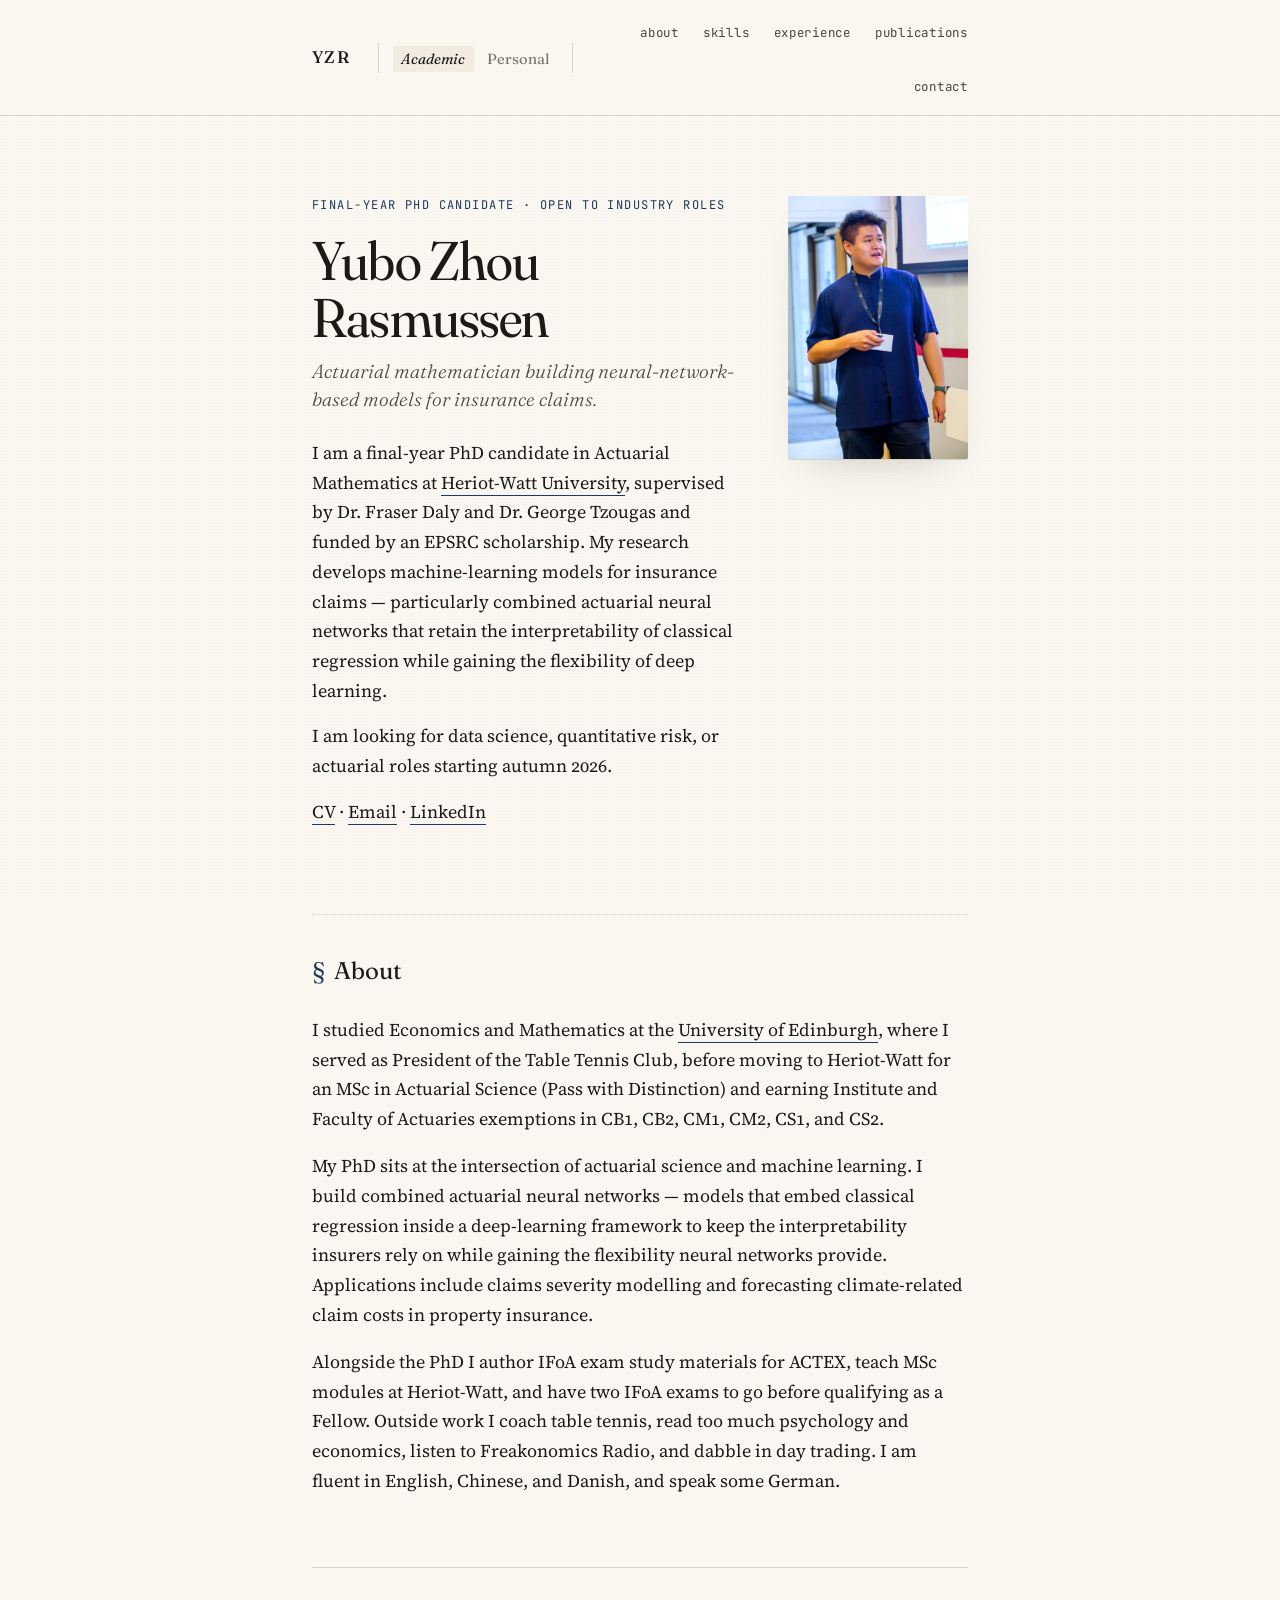
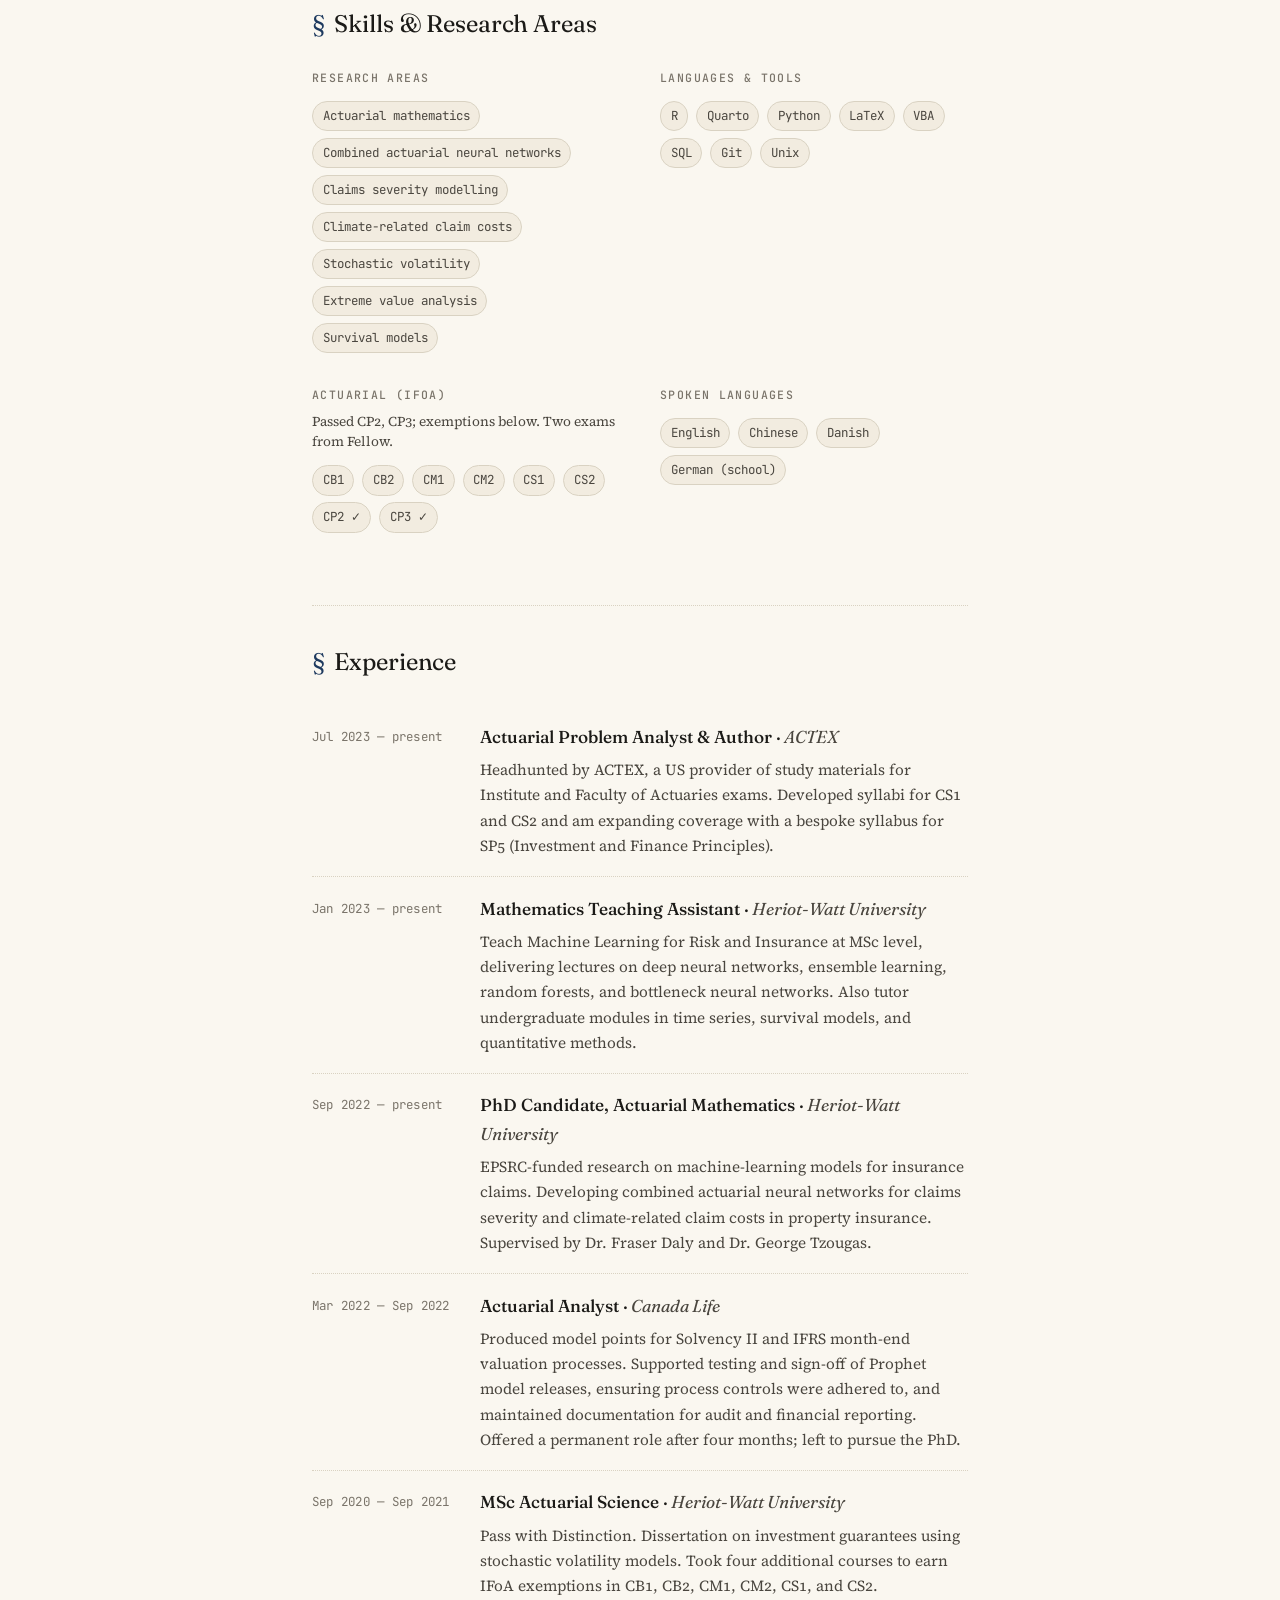
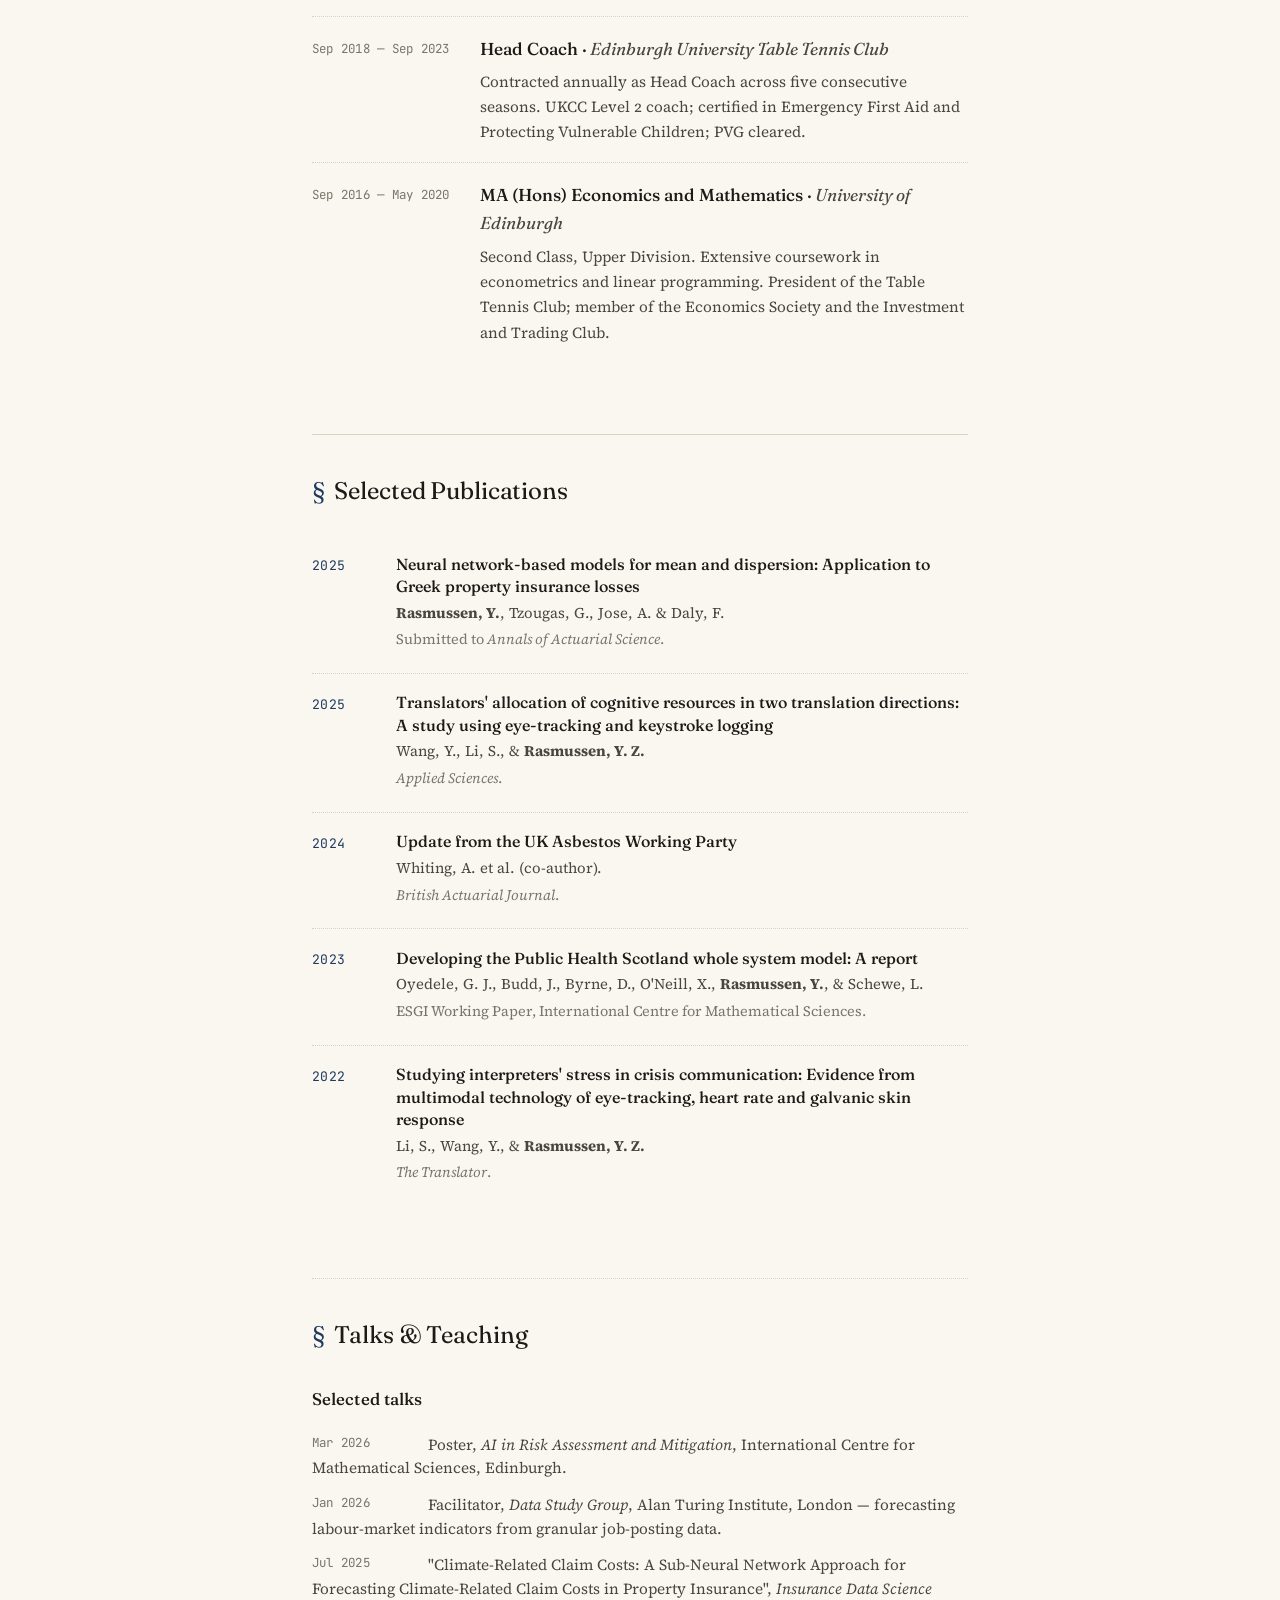
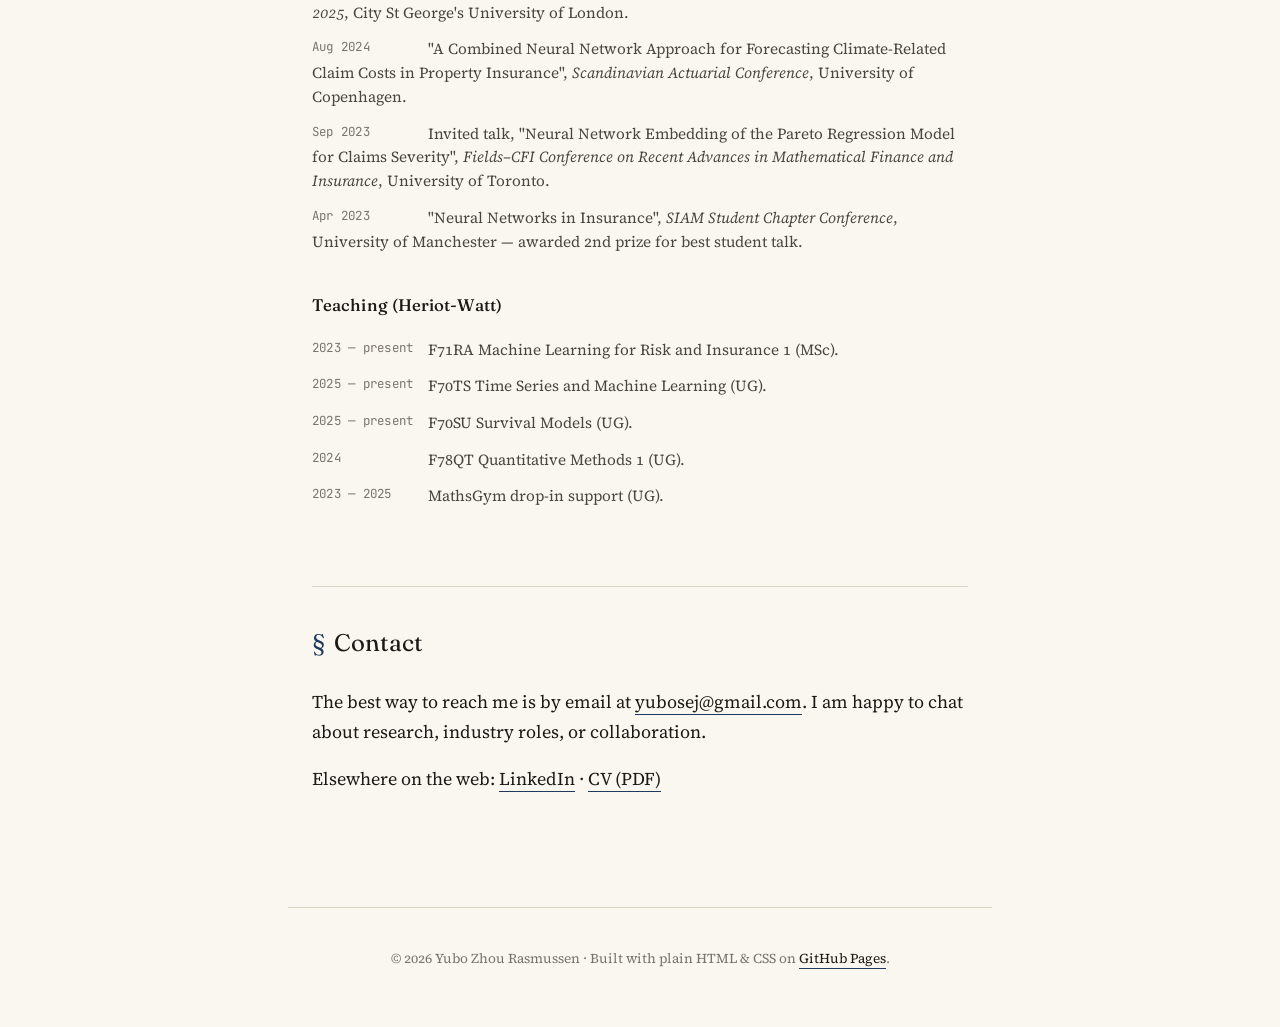
<file: index.html>
<!doctype html>
<html lang="en">
<head>
    <meta charset="utf-8">
    <meta name="viewport" content="width=device-width, initial-scale=1">

    <title>Yubo Zhou Rasmussen — PhD Candidate in Actuarial Mathematics</title>
    <meta name="description" content="Personal website of Yubo Zhou Rasmussen, final-year PhD candidate in Actuarial Mathematics at Heriot-Watt University, building neural-network-based models for insurance claims.">

    <meta property="og:title" content="Yubo Zhou Rasmussen">
    <meta property="og:description" content="Final-year PhD candidate in Actuarial Mathematics at Heriot-Watt University, building machine learning models for insurance claims.">
    <meta property="og:type" content="website">

    <!-- Fonts: Fraunces (display serif) + Source Serif 4 (body serif) + JetBrains Mono (metadata) -->
    <link rel="preconnect" href="https://fonts.googleapis.com">
    <link rel="preconnect" href="https://fonts.gstatic.com" crossorigin>
    <link href="https://fonts.googleapis.com/css2?family=Fraunces:ital,opsz,wght@0,9..144,300..700;1,9..144,300..600&family=Source+Serif+4:ital,opsz,wght@0,8..60,300..700;1,8..60,300..600&family=JetBrains+Mono:wght@400;500&display=swap" rel="stylesheet">

    <link rel="stylesheet" href="style.css">
</head>
<body>

<header class="site-header">
    <nav class="site-nav" aria-label="Primary">
        <a href="#top" class="nav-brand">YZR</a>
        <ul class="nav-tabs">
            <li><a href="index.html" class="is-current">Academic</a></li>
            <li><a href="personal.html">Personal</a></li>
        </ul>
        <ul class="nav-links">
            <li><a href="#about">About</a></li>
            <li><a href="#skills">Skills</a></li>
            <li><a href="#experience">Experience</a></li>
            <li><a href="#publications">Publications</a></li>
            <li><a href="#contact">Contact</a></li>
        </ul>
    </nav>
</header>

<main id="top">

    <!-- Intro / hero -->
    <section class="intro">
        <div class="intro-text">
            <p class="eyebrow">Final-year PhD candidate · Open to industry roles</p>
            <h1 class="display-name">Yubo Zhou Rasmussen</h1>
            <p class="tagline">
                Actuarial mathematician building neural-network-based models for insurance claims.
            </p>
            <p class="intro-paragraph">
                I am a final-year PhD candidate in Actuarial Mathematics at
                <a href="https://www.hw.ac.uk/" class="inline-link">Heriot-Watt University</a>,
                supervised by Dr. Fraser Daly and Dr. George Tzougas and funded by an
                EPSRC scholarship. My research develops machine-learning models for insurance
                claims — particularly combined actuarial neural networks that retain the
                interpretability of classical regression while gaining the flexibility of deep
                learning.
            </p>
            <p class="intro-paragraph">
                I am looking for data science, quantitative risk, or actuarial roles starting
                autumn 2026.
            </p>
            <p class="intro-paragraph">
                <a href="cv.pdf" class="inline-link">CV</a> ·
                <a href="mailto:yubosej@gmail.com" class="inline-link">Email</a> ·
                <a href="https://www.linkedin.com/in/yubo-zhou-rasmussen-578938173/" class="inline-link">LinkedIn</a>
            </p>
        </div>
        <div class="intro-photo">
            <!-- Replace figures/headshot.jpg with your photo (square, ~400x400px). -->
            <img src="figures/headshot.jpg" alt="Portrait of Yubo Zhou Rasmussen"
                 onerror="this.style.display='none'; this.nextElementSibling.style.display='flex';">
            <div class="photo-placeholder" style="display:none;">
                <span>Add<br>figures/<br>headshot.jpg</span>
            </div>
        </div>
    </section>

    <!-- About -->
    <section id="about" class="content-section">
        <h2 class="section-heading">About</h2>
        <div class="prose">
            <p>
                I studied Economics and Mathematics at the
                <a href="https://www.ed.ac.uk/" class="inline-link">University of Edinburgh</a>,
                where I served as President of the Table Tennis Club, before moving to
                Heriot-Watt for an MSc in Actuarial Science (Pass with Distinction) and
                earning Institute and Faculty of Actuaries exemptions in CB1, CB2, CM1, CM2,
                CS1, and CS2.
            </p>
            <p>
                My PhD sits at the intersection of actuarial science and machine learning.
                I build combined actuarial neural networks — models that embed classical
                regression inside a deep-learning framework to keep the interpretability
                insurers rely on while gaining the flexibility neural networks provide.
                Applications include claims severity modelling and forecasting climate-related
                claim costs in property insurance.
            </p>
            <p>
                Alongside the PhD I author IFoA exam study materials for ACTEX, teach MSc
                modules at Heriot-Watt, and have two IFoA exams to go before qualifying as a
                Fellow. Outside work I coach table tennis, read too much psychology and
                economics, listen to Freakonomics Radio, and dabble in day trading. I am
                fluent in English, Chinese, and Danish, and speak some German.
            </p>
        </div>
    </section>

    <!-- Skills & Research -->
    <section id="skills" class="content-section">
        <h2 class="section-heading">Skills &amp; Research Areas</h2>
        <div class="skills-grid">
            <div class="skill-group">
                <h3 class="skill-heading">Research areas</h3>
                <ul class="chip-list">
                    <li>Actuarial mathematics</li>
                    <li>Combined actuarial neural networks</li>
                    <li>Claims severity modelling</li>
                    <li>Climate-related claim costs</li>
                    <li>Stochastic volatility</li>
                    <li>Extreme value analysis</li>
                    <li>Survival models</li>
                </ul>
            </div>
            <div class="skill-group">
                <h3 class="skill-heading">Languages &amp; tools</h3>
                <ul class="chip-list">
                    <li>R</li>
                    <li>Quarto</li>
                    <li>Python</li>
                    <li>LaTeX</li>
                    <li>VBA</li>
                    <li>SQL</li>
                    <li>Git</li>
                    <li>Unix</li>
                </ul>
            </div>
            <div class="skill-group">
                <h3 class="skill-heading">Actuarial (IFoA)</h3>
                <p class="skill-note">Passed CP2, CP3; exemptions below. Two exams from Fellow.</p>
                <ul class="chip-list">
                    <li>CB1</li>
                    <li>CB2</li>
                    <li>CM1</li>
                    <li>CM2</li>
                    <li>CS1</li>
                    <li>CS2</li>
                    <li>CP2 ✓</li>
                    <li>CP3 ✓</li>
                </ul>
            </div>
            <div class="skill-group">
                <h3 class="skill-heading">Spoken languages</h3>
                <ul class="chip-list">
                    <li>English</li>
                    <li>Chinese</li>
                    <li>Danish</li>
                    <li>German (school)</li>
                </ul>
            </div>
        </div>
    </section>

    <!-- Experience -->
    <section id="experience" class="content-section">
        <h2 class="section-heading">Experience</h2>
        <ul class="timeline">

            <li class="timeline-item">
                <span class="timeline-date">Jul 2023 — present</span>
                <div class="timeline-body">
                    <h3 class="timeline-title">Actuarial Problem Analyst &amp; Author · <span class="timeline-org">ACTEX</span></h3>
                    <p>
                        Headhunted by ACTEX, a US provider of study materials for Institute
                        and Faculty of Actuaries exams. Developed syllabi for CS1 and CS2
                        and am expanding coverage with a bespoke syllabus for SP5 (Investment
                        and Finance Principles).
                    </p>
                </div>
            </li>

            <li class="timeline-item">
                <span class="timeline-date">Jan 2023 — present</span>
                <div class="timeline-body">
                    <h3 class="timeline-title">Mathematics Teaching Assistant · <span class="timeline-org">Heriot-Watt University</span></h3>
                    <p>
                        Teach Machine Learning for Risk and Insurance at MSc level,
                        delivering lectures on deep neural networks, ensemble learning,
                        random forests, and bottleneck neural networks. Also tutor
                        undergraduate modules in time series, survival models, and
                        quantitative methods.
                    </p>
                </div>
            </li>

            <li class="timeline-item">
                <span class="timeline-date">Sep 2022 — present</span>
                <div class="timeline-body">
                    <h3 class="timeline-title">PhD Candidate, Actuarial Mathematics · <span class="timeline-org">Heriot-Watt University</span></h3>
                    <p>
                        EPSRC-funded research on machine-learning models for insurance
                        claims. Developing combined actuarial neural networks for claims
                        severity and climate-related claim costs in property insurance.
                        Supervised by Dr. Fraser Daly and Dr. George Tzougas.
                    </p>
                </div>
            </li>

            <li class="timeline-item">
                <span class="timeline-date">Mar 2022 — Sep 2022</span>
                <div class="timeline-body">
                    <h3 class="timeline-title">Actuarial Analyst · <span class="timeline-org">Canada Life</span></h3>
                    <p>
                        Produced model points for Solvency II and IFRS month-end valuation
                        processes. Supported testing and sign-off of Prophet model releases,
                        ensuring process controls were adhered to, and maintained
                        documentation for audit and financial reporting. Offered a permanent
                        role after four months; left to pursue the PhD.
                    </p>
                </div>
            </li>

            <li class="timeline-item">
                <span class="timeline-date">Sep 2020 — Sep 2021</span>
                <div class="timeline-body">
                    <h3 class="timeline-title">MSc Actuarial Science · <span class="timeline-org">Heriot-Watt University</span></h3>
                    <p>
                        Pass with Distinction. Dissertation on investment guarantees using
                        stochastic volatility models. Took four additional courses to earn
                        IFoA exemptions in CB1, CB2, CM1, CM2, CS1, and CS2.
                    </p>
                </div>
            </li>

            <li class="timeline-item">
                <span class="timeline-date">Sep 2018 — Sep 2023</span>
                <div class="timeline-body">
                    <h3 class="timeline-title">Head Coach · <span class="timeline-org">Edinburgh University Table Tennis Club</span></h3>
                    <p>
                        Contracted annually as Head Coach across five consecutive seasons.
                        UKCC Level 2 coach; certified in Emergency First Aid and
                        Protecting Vulnerable Children; PVG cleared.
                    </p>
                </div>
            </li>

            <li class="timeline-item">
                <span class="timeline-date">Sep 2016 — May 2020</span>
                <div class="timeline-body">
                    <h3 class="timeline-title">MA (Hons) Economics and Mathematics · <span class="timeline-org">University of Edinburgh</span></h3>
                    <p>
                        Second Class, Upper Division. Extensive coursework in econometrics
                        and linear programming. President of the Table Tennis Club; member
                        of the Economics Society and the Investment and Trading Club.
                    </p>
                </div>
            </li>

        </ul>
    </section>

    <!-- Publications -->
    <section id="publications" class="content-section">
        <h2 class="section-heading">Selected Publications</h2>
        <ol class="publication-list">

            <li class="publication">
                <span class="pub-year">2025</span>
                <div class="pub-body">
                    <p class="pub-title">Neural network-based models for mean and dispersion: Application to Greek property insurance losses</p>
                    <p class="pub-authors"><strong>Rasmussen, Y.</strong>, Tzougas, G., Jose, A. &amp; Daly, F.</p>
                    <p class="pub-venue">
                        Submitted to <em>Annals of Actuarial Science</em>.
                    </p>
                </div>
            </li>

            <li class="publication">
                <span class="pub-year">2025</span>
                <div class="pub-body">
                    <p class="pub-title">Translators' allocation of cognitive resources in two translation directions: A study using eye-tracking and keystroke logging</p>
                    <p class="pub-authors">Wang, Y., Li, S., &amp; <strong>Rasmussen, Y. Z.</strong></p>
                    <p class="pub-venue">
                        <em>Applied Sciences</em>.
                    </p>
                </div>
            </li>

            <li class="publication">
                <span class="pub-year">2024</span>
                <div class="pub-body">
                    <p class="pub-title">Update from the UK Asbestos Working Party</p>
                    <p class="pub-authors">Whiting, A. et al. (co-author).</p>
                    <p class="pub-venue">
                        <em>British Actuarial Journal</em>.
                    </p>
                </div>
            </li>

            <li class="publication">
                <span class="pub-year">2023</span>
                <div class="pub-body">
                    <p class="pub-title">Developing the Public Health Scotland whole system model: A report</p>
                    <p class="pub-authors">Oyedele, G. J., Budd, J., Byrne, D., O'Neill, X., <strong>Rasmussen, Y.</strong>, &amp; Schewe, L.</p>
                    <p class="pub-venue">
                        ESGI Working Paper, International Centre for Mathematical Sciences.
                    </p>
                </div>
            </li>

            <li class="publication">
                <span class="pub-year">2022</span>
                <div class="pub-body">
                    <p class="pub-title">Studying interpreters' stress in crisis communication: Evidence from multimodal technology of eye-tracking, heart rate and galvanic skin response</p>
                    <p class="pub-authors">Li, S., Wang, Y., &amp; <strong>Rasmussen, Y. Z.</strong></p>
                    <p class="pub-venue">
                        <em>The Translator</em>.
                    </p>
                </div>
            </li>

        </ol>
    </section>

    <!-- Talks & Teaching -->
    <section id="talks" class="content-section">
        <h2 class="section-heading">Talks &amp; Teaching</h2>

        <h3 class="subsection-heading">Selected talks</h3>
        <ul class="compact-list">
            <li><span class="list-date">Mar 2026</span> Poster, <em>AI in Risk Assessment and Mitigation</em>, International Centre for Mathematical Sciences, Edinburgh.</li>
            <li><span class="list-date">Jan 2026</span> Facilitator, <em>Data Study Group</em>, Alan Turing Institute, London — forecasting labour-market indicators from granular job-posting data.</li>
            <li><span class="list-date">Jul 2025</span> "Climate-Related Claim Costs: A Sub-Neural Network Approach for Forecasting Climate-Related Claim Costs in Property Insurance", <em>Insurance Data Science 2025</em>, City St George's University of London.</li>
            <li><span class="list-date">Aug 2024</span> "A Combined Neural Network Approach for Forecasting Climate-Related Claim Costs in Property Insurance", <em>Scandinavian Actuarial Conference</em>, University of Copenhagen.</li>
            <li><span class="list-date">Sep 2023</span> Invited talk, "Neural Network Embedding of the Pareto Regression Model for Claims Severity", <em>Fields–CFI Conference on Recent Advances in Mathematical Finance and Insurance</em>, University of Toronto.</li>
            <li><span class="list-date">Apr 2023</span> "Neural Networks in Insurance", <em>SIAM Student Chapter Conference</em>, University of Manchester — awarded 2nd prize for best student talk.</li>
        </ul>

        <h3 class="subsection-heading">Teaching (Heriot-Watt)</h3>
        <ul class="compact-list">
            <li><span class="list-date">2023 — present</span> F71RA Machine Learning for Risk and Insurance 1 (MSc).</li>
            <li><span class="list-date">2025 — present</span> F70TS Time Series and Machine Learning (UG).</li>
            <li><span class="list-date">2025 — present</span> F70SU Survival Models (UG).</li>
            <li><span class="list-date">2024</span> F78QT Quantitative Methods 1 (UG).</li>
            <li><span class="list-date">2023 — 2025</span> MathsGym drop-in support (UG).</li>
        </ul>
    </section>

    <!-- Contact -->
    <section id="contact" class="content-section">
        <h2 class="section-heading">Contact</h2>
        <div class="prose">
            <p>
                The best way to reach me is by email at
                <a href="mailto:yubosej@gmail.com" class="inline-link">yubosej@gmail.com</a>.
                I am happy to chat about research, industry roles, or collaboration.
            </p>
            <p>
                Elsewhere on the web:
                <a href="https://www.linkedin.com/in/yubo-zhou-rasmussen-578938173/" class="inline-link">LinkedIn</a> ·
                <a href="cv.pdf" class="inline-link">CV (PDF)</a>
            </p>
        </div>
    </section>

</main>

<footer class="site-footer">
    <p>
        © <span id="year">2026</span> Yubo Zhou Rasmussen ·
        Built with plain HTML &amp; CSS on
        <a href="https://pages.github.com/" class="inline-link">GitHub Pages</a>.
    </p>
</footer>

<script>
    // Current year in footer
    document.getElementById('year').textContent = new Date().getFullYear();

    // Scrollspy: highlight nav link for the section in view
    (function () {
        var links = document.querySelectorAll('.nav-links a');
        var sections = Array.prototype.map.call(links, function (a) {
            return document.querySelector(a.getAttribute('href'));
        });
        function onScroll() {
            var y = window.scrollY + 120;
            var active = -1;
            for (var i = 0; i < sections.length; i++) {
                if (sections[i] && sections[i].offsetTop <= y) active = i;
            }
            links.forEach(function (a, i) { a.classList.toggle('is-active', i === active); });
        }
        window.addEventListener('scroll', onScroll, { passive: true });
        onScroll();
    })();
</script>

</body>
</html>
</file>
<file: style.css>
/* =========================================================
   Yubo Zhou Rasmussen — academic portfolio
   Aesthetic: refined academic minimalism.
   Cream paper, deep ink, muted navy accent, serif typography.
   ========================================================= */

:root {
    --paper: #faf7f0;
    --paper-deep: #f2ece0;
    --ink: #1b1a17;
    --ink-soft: #4a463f;
    --ink-mute: #7a746a;
    --rule: #d9d2c2;
    --accent: #1e3a5f;         /* deep academic navy */
    --accent-soft: #3b5a82;
    --max-width: 44rem;        /* ~704px — narrow, readable column */

    --font-display: "Fraunces", "Source Serif 4", Georgia, serif;
    --font-body: "Source Serif 4", Georgia, "Times New Roman", serif;
    --font-mono: "JetBrains Mono", ui-monospace, "SF Mono", Menlo, monospace;
}

* { box-sizing: border-box; }

html { scroll-behavior: smooth; }

body {
    margin: 0;
    background: var(--paper);
    color: var(--ink);
    font-family: var(--font-body);
    font-size: 18px;
    line-height: 1.65;
    font-feature-settings: "kern", "liga", "onum";
    -webkit-font-smoothing: antialiased;
    text-rendering: optimizeLegibility;
}

/* Subtle paper grain — very light radial texture */
body::before {
    content: "";
    position: fixed;
    inset: 0;
    pointer-events: none;
    background-image:
        radial-gradient(rgba(27, 26, 23, 0.025) 1px, transparent 1px);
    background-size: 3px 3px;
    opacity: 0.6;
    z-index: 0;
}

main, .site-header, .site-footer { position: relative; z-index: 1; }

/* =========================================================
   Header / navigation
   ========================================================= */
.site-header {
    position: sticky;
    top: 0;
    background: rgba(250, 247, 240, 0.85);
    backdrop-filter: saturate(140%) blur(10px);
    -webkit-backdrop-filter: saturate(140%) blur(10px);
    border-bottom: 1px solid var(--rule);
    z-index: 10;
}

.site-nav {
    max-width: var(--max-width);
    margin: 0 auto;
    padding: 1rem 1.5rem;
    display: flex;
    align-items: center;
    justify-content: space-between;
    gap: 1rem;
}

.nav-brand {
    font-family: var(--font-display);
    font-weight: 500;
    font-size: 1.05rem;
    letter-spacing: 0.08em;
    color: var(--ink);
    text-decoration: none;
}

.nav-links {
    list-style: none;
    margin: 0;
    padding: 0;
    display: flex;
    gap: 1.5rem;
    flex-wrap: wrap;
    justify-content: flex-end;
}

.nav-links a {
    font-family: var(--font-mono);
    font-size: 0.78rem;
    letter-spacing: 0.06em;
    text-transform: lowercase;
    color: var(--ink-soft);
    text-decoration: none;
    padding-bottom: 2px;
    border-bottom: 1px solid transparent;
    transition: color 0.18s ease, border-color 0.18s ease;
}

.nav-links a:hover,
.nav-links a.is-active {
    color: var(--accent);
    border-bottom-color: var(--accent);
}

/* =========================================================
   Layout — content column
   ========================================================= */
main {
    max-width: var(--max-width);
    margin: 0 auto;
    padding: 3rem 1.5rem 6rem;
}

.content-section {
    margin-top: 4.5rem;
    padding-top: 2.25rem;
    border-top: 1px solid var(--rule);
    animation: fade-up 0.9s ease both;
    animation-delay: 0.1s;
}

.content-section:nth-of-type(even) { border-top-style: dotted; }

@keyframes fade-up {
    from { opacity: 0; transform: translateY(8px); }
    to   { opacity: 1; transform: translateY(0); }
}

@media (prefers-reduced-motion: reduce) {
    * { animation: none !important; transition: none !important; }
    html { scroll-behavior: auto; }
}

/* =========================================================
   Intro / hero
   ========================================================= */
.intro {
    display: grid;
    grid-template-columns: 1fr auto;
    gap: 2.5rem;
    align-items: start;
    padding-top: 2rem;
}

.intro-text { min-width: 0; }

.eyebrow {
    font-family: var(--font-mono);
    font-size: 0.75rem;
    letter-spacing: 0.12em;
    text-transform: uppercase;
    color: var(--accent);
    margin: 0 0 1rem;
}

.display-name {
    font-family: var(--font-display);
    font-variation-settings: "opsz" 96, "SOFT" 40;
    font-weight: 400;
    font-size: clamp(2.4rem, 6vw, 3.4rem);
    line-height: 1.05;
    letter-spacing: -0.015em;
    margin: 0 0 0.75rem;
    color: var(--ink);
}

.tagline {
    font-family: var(--font-display);
    font-style: italic;
    font-weight: 300;
    font-size: 1.2rem;
    line-height: 1.45;
    color: var(--ink-soft);
    margin: 0 0 1.5rem;
    max-width: 32rem;
}

.intro-paragraph {
    margin: 0 0 1rem;
    max-width: 34rem;
}

.intro-photo {
    width: 180px;
    height: auto;          /* was: height: 160px; */
    flex-shrink: 0;
    border-radius: 2px;
    overflow: hidden;
    background: var(--paper-deep);
    box-shadow: 0 1px 0 var(--rule),
                0 20px 40px -24px rgba(27, 26, 23, 0.25);
}

.intro-photo img {
    width: 100%;
    height: auto;          /* was: height: 100%; */
    display: block;
    filter: saturate(0.92) contrast(1.02);
    /* delete the line that says: object-fit: cover; */
}

.photo-placeholder {
    width: 100%;
    height: 100%;
    display: flex;
    align-items: center;
    justify-content: center;
    font-family: var(--font-mono);
    font-size: 0.7rem;
    color: var(--ink-mute);
    text-align: center;
    line-height: 1.6;
    padding: 0.5rem;
    border: 1px dashed var(--rule);
}

@media (max-width: 600px) {
    .intro {
        grid-template-columns: 1fr;
        gap: 1.75rem;
    }
    .intro-photo {
        width: 120px;
        height: 120px;
        order: -1;
    }
}

/* =========================================================
   Section headings
   ========================================================= */
.section-heading {
    font-family: var(--font-display);
    font-weight: 400;
    font-size: 1.5rem;
    letter-spacing: -0.005em;
    margin: 0 0 1.5rem;
    color: var(--ink);
}

.section-heading::before {
    content: "§ ";
    color: var(--accent);
    font-weight: 400;
    margin-right: 0.15em;
}

.section-sub {
    color: var(--ink-soft);
    font-size: 0.95rem;
    margin: -0.75rem 0 1.5rem;
}

.subsection-heading {
    font-family: var(--font-display);
    font-weight: 500;
    font-size: 1.05rem;
    color: var(--ink);
    margin: 2rem 0 0.75rem;
    letter-spacing: 0.005em;
}

.skill-heading {
    font-family: var(--font-mono);
    font-size: 0.72rem;
    font-weight: 500;
    letter-spacing: 0.12em;
    text-transform: uppercase;
    color: var(--ink-mute);
    margin: 0 0 0.85rem;
}

.skill-note {
    font-size: 0.85rem;
    color: var(--ink-soft);
    margin: -0.35rem 0 0.85rem;
    line-height: 1.45;
}

/* =========================================================
   Prose / links
   ========================================================= */
.prose p {
    margin: 0 0 1.1rem;
}

.inline-link {
    color: var(--ink);
    text-decoration: none;
    background-image: linear-gradient(var(--accent), var(--accent));
    background-repeat: no-repeat;
    background-position: 0 100%;
    background-size: 100% 1px;
    padding-bottom: 1px;
    transition: background-size 0.2s ease, color 0.2s ease;
}

.inline-link:hover {
    color: var(--accent);
    background-size: 100% 2px;
}

/* =========================================================
   Skills grid
   ========================================================= */
.skills-grid {
    display: grid;
    grid-template-columns: repeat(auto-fit, minmax(200px, 1fr));
    gap: 2rem 2.5rem;
}

.chip-list {
    list-style: none;
    margin: 0;
    padding: 0;
    display: flex;
    flex-wrap: wrap;
    gap: 0.4rem 0.5rem;
}

.chip-list li {
    font-family: var(--font-mono);
    font-size: 0.78rem;
    padding: 0.25rem 0.6rem;
    color: var(--ink-soft);
    background: var(--paper-deep);
    border: 1px solid var(--rule);
    border-radius: 999px;
    transition: border-color 0.18s ease, color 0.18s ease;
}

.chip-list li:hover {
    border-color: var(--accent);
    color: var(--accent);
}

/* =========================================================
   Experience — timeline
   ========================================================= */
.timeline {
    list-style: none;
    margin: 0;
    padding: 0;
}

.timeline-item {
    display: grid;
    grid-template-columns: 9rem 1fr;
    gap: 1.5rem;
    padding: 1.1rem 0;
    border-bottom: 1px dotted var(--rule);
}

.timeline-item:last-child { border-bottom: none; }

.timeline-date {
    font-family: var(--font-mono);
    font-size: 0.78rem;
    color: var(--ink-mute);
    padding-top: 0.25rem;
    letter-spacing: 0.02em;
}

.timeline-title {
    font-family: var(--font-display);
    font-weight: 500;
    font-size: 1.08rem;
    margin: 0 0 0.35rem;
    color: var(--ink);
}

.timeline-org {
    font-weight: 400;
    font-style: italic;
    color: var(--ink-soft);
}

.timeline-body p {
    margin: 0;
    color: var(--ink-soft);
    font-size: 0.96rem;
}

@media (max-width: 560px) {
    .timeline-item {
        grid-template-columns: 1fr;
        gap: 0.3rem;
    }
    .timeline-date { padding-top: 0; }
}

/* =========================================================
   Publications
   ========================================================= */
.publication-list {
    list-style: none;
    margin: 0;
    padding: 0;
}

.publication {
    display: grid;
    grid-template-columns: 4rem 1fr;
    gap: 1.25rem;
    padding: 1.1rem 0;
    border-bottom: 1px dotted var(--rule);
}

.publication:last-child { border-bottom: none; }

.pub-year {
    font-family: var(--font-mono);
    font-size: 0.82rem;
    color: var(--accent);
    padding-top: 0.15rem;
    letter-spacing: 0.02em;
}

.pub-body p { margin: 0 0 0.2rem; }

.pub-title {
    font-family: var(--font-display);
    font-weight: 500;
    font-size: 1rem;
    color: var(--ink);
    line-height: 1.4;
}

.pub-authors {
    font-size: 0.93rem;
    color: var(--ink-soft);
}

.pub-venue {
    font-size: 0.9rem;
    color: var(--ink-mute);
}

@media (max-width: 500px) {
    .publication {
        grid-template-columns: 1fr;
        gap: 0.2rem;
    }
}

/* =========================================================
   Compact lists (talks, teaching)
   ========================================================= */
.compact-list {
    list-style: none;
    margin: 0;
    padding: 0;
}

.compact-list li {
    padding: 0.4rem 0;
    font-size: 0.96rem;
    color: var(--ink-soft);
    line-height: 1.55;
}

.list-date {
    display: inline-block;
    width: 7rem;
    font-family: var(--font-mono);
    font-size: 0.78rem;
    color: var(--ink-mute);
    letter-spacing: 0.02em;
    vertical-align: top;
}

@media (max-width: 500px) {
    .list-date { display: block; width: auto; margin-bottom: 0.15rem; }
}

/* =========================================================
   Footer
   ========================================================= */
.site-footer {
    max-width: var(--max-width);
    margin: 0 auto;
    padding: 2.5rem 1.5rem 3.5rem;
    border-top: 1px solid var(--rule);
    color: var(--ink-mute);
    font-size: 0.85rem;
    text-align: center;
}

.site-footer p { margin: 0; }

/* =========================================================
   Selection
   ========================================================= */
::selection {
    background: var(--accent);
    color: var(--paper);
}

/* =========================================================
   Tab navigation (Academic / Personal split)
   ========================================================= */
.nav-tabs {
    list-style: none;
    margin: 0;
    padding: 0;
    display: flex;
    gap: 0.25rem;
    align-items: center;
    border-left: 1px solid var(--rule);
    border-right: 1px solid var(--rule);
    padding: 0 0.85rem;
    margin-right: auto;
    margin-left: 0.75rem;
}

.nav-tabs a {
    font-family: var(--font-display);
    font-size: 0.92rem;
    font-weight: 400;
    letter-spacing: 0.005em;
    color: var(--ink-mute);
    text-decoration: none;
    padding: 0.25rem 0.55rem;
    border-radius: 2px;
    transition: color 0.18s ease, background 0.18s ease;
}

.nav-tabs a:hover {
    color: var(--accent);
    background: var(--paper-deep);
}

.nav-tabs a.is-current {
    color: var(--ink);
    font-style: italic;
    background: var(--paper-deep);
}

@media (max-width: 640px) {
    .nav-tabs {
        border: none;
        padding: 0;
        margin: 0;
        gap: 0;
    }
    .nav-tabs a { padding: 0.2rem 0.4rem; font-size: 0.85rem; }
}

/* =========================================================
   Personal page — credential badges (coaching section)
   ========================================================= */
.credential-list {
    list-style: none;
    margin: 0.5rem 0 1.2rem;
    padding: 0;
    display: flex;
    flex-direction: column;
    gap: 0.4rem;
}

.credential-list li {
    display: flex;
    align-items: baseline;
    gap: 0.75rem;
    color: var(--ink-soft);
    font-size: 0.98rem;
}

.credential-badge {
    display: inline-block;
    min-width: 3rem;
    text-align: center;
    padding: 0.15rem 0.45rem;
    font-family: var(--font-mono);
    font-size: 0.68rem;
    letter-spacing: 0.08em;
    font-weight: 500;
    color: var(--accent);
    background: var(--paper-deep);
    border: 1px solid var(--rule);
    border-radius: 2px;
    flex-shrink: 0;
}

/* =========================================================
   Personal page — match video grid
   ========================================================= */
.video-grid {
    display: grid;
    grid-template-columns: repeat(auto-fit, minmax(260px, 1fr));
    gap: 1.75rem 1.25rem;
    margin-top: 0.5rem;
}

.video-card {
    display: flex;
    flex-direction: column;
    gap: 0.65rem;
    transition: transform 0.25s ease;
}

.video-card:hover { transform: translateY(-2px); }

.video-thumb {
    position: relative;
    display: block;
    aspect-ratio: 16 / 9;
    border-radius: 2px;
    overflow: hidden;
    background:
        linear-gradient(135deg, var(--paper-deep), var(--rule));
    box-shadow: 0 1px 0 var(--rule),
                0 14px 28px -18px rgba(27, 26, 23, 0.28);
    transition: box-shadow 0.25s ease;
}

.video-thumb:hover {
    box-shadow: 0 1px 0 var(--rule),
                0 20px 36px -18px rgba(27, 26, 23, 0.42);
}

.video-thumb img {
    width: 100%;
    height: 100%;
    object-fit: cover;
    display: block;
    filter: saturate(0.92) contrast(1.03);
    transition: transform 0.35s ease;
}

.video-thumb:hover img { transform: scale(1.03); }

/* Fallback when a placeholder VIDEO_ID yields a 120x90 YouTube "no image" */
.video-thumb img.video-thumb-fallback {
    display: none;
}

.video-play {
    position: absolute;
    inset: 0;
    display: flex;
    align-items: center;
    justify-content: center;
    font-size: 1.6rem;
    color: #fff;
    text-shadow: 0 2px 12px rgba(0, 0, 0, 0.5);
    pointer-events: none;
    transition: transform 0.25s ease, opacity 0.25s ease;
}

.video-thumb::after {
    content: "";
    position: absolute;
    inset: 0;
    background: linear-gradient(180deg, transparent 55%, rgba(0, 0, 0, 0.35));
    pointer-events: none;
}

.video-thumb:hover .video-play {
    transform: scale(1.15);
}

.video-meta { padding: 0 0.1rem; }

.video-title {
    font-family: var(--font-display);
    font-weight: 500;
    font-size: 1rem;
    line-height: 1.3;
    margin: 0 0 0.2rem;
}

.video-title a {
    color: var(--ink);
    text-decoration: none;
    background-image: linear-gradient(var(--accent), var(--accent));
    background-repeat: no-repeat;
    background-position: 0 100%;
    background-size: 0 1px;
    padding-bottom: 1px;
    transition: background-size 0.2s ease, color 0.2s ease;
}

.video-card:hover .video-title a {
    background-size: 100% 1px;
    color: var(--accent);
}

.video-caption {
    margin: 0;
    font-size: 0.88rem;
    color: var(--ink-mute);
    line-height: 1.4;
}

/* =========================================================
   Personal page — intro tweaks
   ========================================================= */
.intro-personal {
    grid-template-columns: 1fr;  /* no photo, so full width */
    padding-top: 2rem;
}

.intro-personal .display-name {
    font-size: clamp(2.1rem, 5vw, 2.8rem);
}

/* =========================================================
   Personal page — bagging stats tiles
   ========================================================= */
.stats-row {
    display: grid;
    grid-template-columns: repeat(auto-fit, minmax(130px, 1fr));
    gap: 0.8rem;
    margin: 0.5rem 0 2rem;
}

.stat-item {
    display: flex;
    flex-direction: column;
    align-items: flex-start;
    padding: 0.9rem 1rem;
    background: var(--paper-deep);
    border: 1px solid var(--rule);
    border-radius: 3px;
    transition: border-color 0.18s ease;
}

.stat-item:hover { border-color: var(--accent); }

.stat-number {
    font-family: var(--font-display);
    font-variation-settings: "opsz" 96;
    font-size: 1.9rem;
    font-weight: 400;
    line-height: 1;
    color: var(--accent);
    margin-bottom: 0.3rem;
}

.stat-label {
    font-family: var(--font-mono);
    font-size: 0.72rem;
    letter-spacing: 0.06em;
    text-transform: uppercase;
    color: var(--ink-mute);
}
</file>
